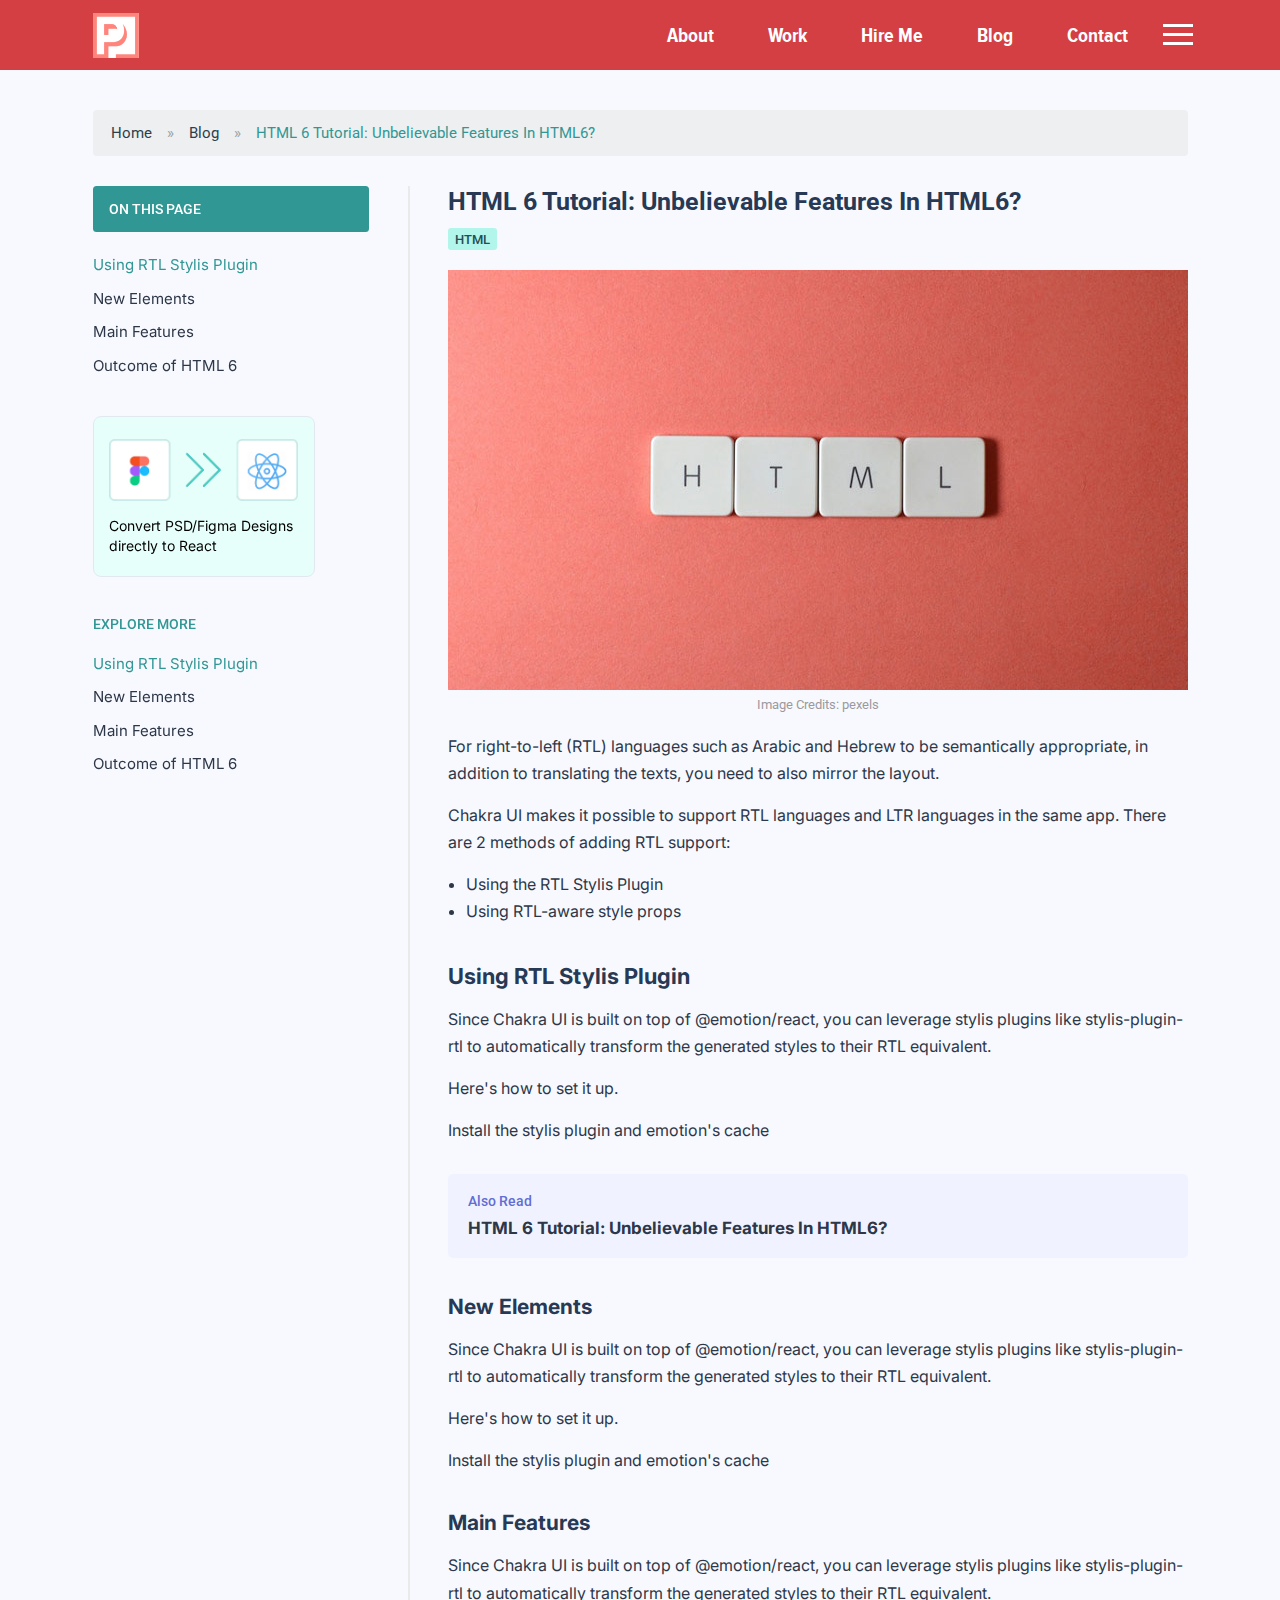
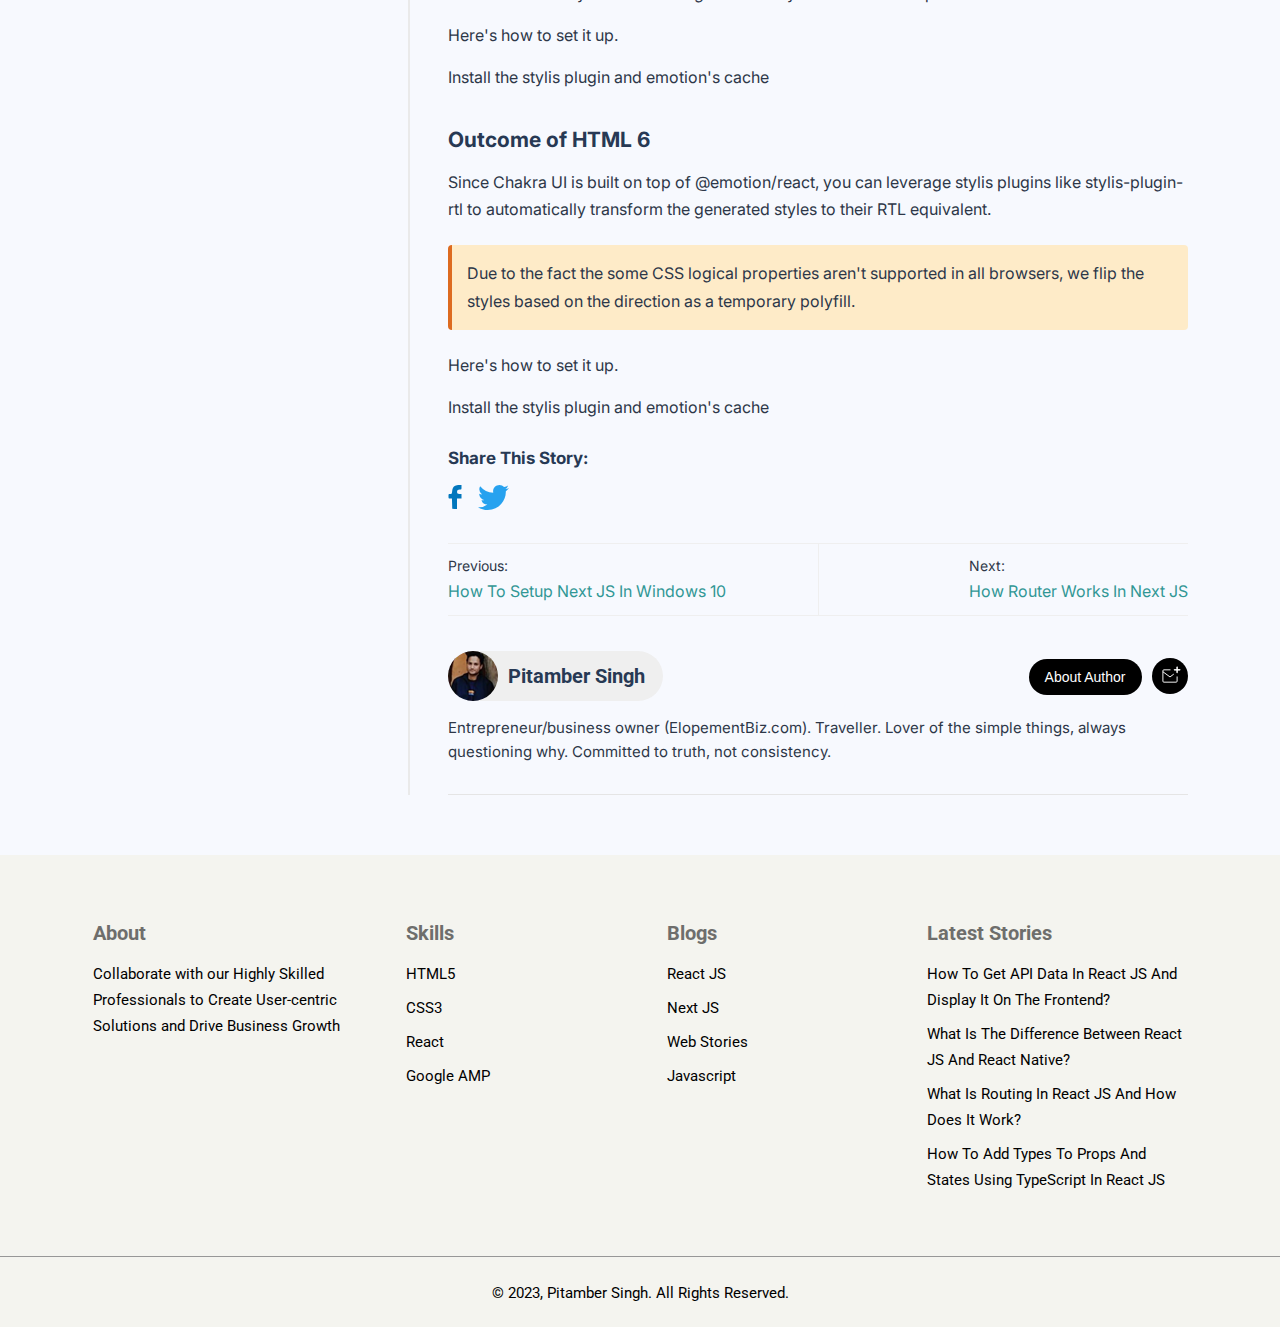
<file: blog-detail.html>
<!DOCTYPE html>
<html lang="en-US">
<head>
<meta charset="UTF-8">
<meta name="viewport" content="width=device-width, initial-scale=1">
<title>Pitamber</title>
<link rel="preconnect" href="https://fonts.googleapis.com">
<link rel="preconnect" href="https://fonts.gstatic.com" crossorigin>
<link href="https://fonts.googleapis.com/css2?family=Roboto:wght@300;400;500;700;900&display=swap" rel="stylesheet">

<link rel="preconnect" href="https://fonts.googleapis.com">
<link rel="preconnect" href="https://fonts.gstatic.com" crossorigin>
<link href="https://fonts.googleapis.com/css2?family=Inter:wght@300;400;700&display=swap" rel="stylesheet">

<!-- <link rel="icon" href="http://localhost/ginerwucherer/wp-content/themes/giner/images/favicon.png" type="image/png" sizes="16x16"> -->
<!-- HTML5 Shim and Respond.js IE8 support of HTML5 elements and media queries -->
<!-- WARNING: Respond.js doesn't work if you view the page via file:// -->
<!--[if lt IE 9]>
<script src="https://oss.maxcdn.com/html5shiv/3.7.2/html5shiv.min.js"></script>
<script src="https://oss.maxcdn.com/respond/1.4.2/respond.min.js"></script>
<![endif]-->

<!--[if lte IE 7]> <html class="ie7"> <![endif]-->
<!--[if IE 8]>     <html class="ie8"> <![endif]-->
<!--[if IE 9]>     <html class="ie9"> <![endif]--> 
<!--[if !IE]><!--><script>
if (/*@cc_on!@*/false) {document.documentElement.className+='ie10';}
</script><!--<![endif]-->
<script>(function(html){html.className = html.className.replace(/\bno-js\b/,'js')})(document.documentElement);</script>
<title>Healthline: Medical information and health advice you can trust</title>
<link rel='stylesheet' href='css/style.css' type='text/css' />
</head>
<body class="blogBody">
<header class="header">
	<div class="container">
		<a class="logo" href="#"></a>
		<ul>
			<li><a href="about.html">About</a></li>
			<li><a href="work.html">Work</a></li>
			<li><a href="hire.html">Hire Me</a></li>
			<li><a href="blog.html">Blog</a></li>
			<li><a href="contact.html">Contact</a></li>
		</ul>
		<div id="hamburger">
			<span></span>
			<span></span>
			<span></span>
			<span></span>
		</div>		
	</div>
</header>

<style>
.blogBody{background:#f7f9fe}	
.blogPage{margin:40px 0 60px;}
.blogPage .containerBlogDetail{display:flex; justify-content:space-between; padding-top:5px}
.blogLeft{width:67.5%; order:2}
.catName{color:#234e52; line-height:normal; font-weight:500; display:inline-block; vertical-align:top; background:#b2f5ea; padding:4px 7px 3px; border-radius:3px; font-size:13px; margin:0 0 20px 0}
.blogLeft h1{margin:0 0 10px 0; color:#273954; font-size:25px; line-height:32px}
.blogLeft h2{margin:35px 0 15px; color:#273954; font-size:22px; line-height:30px}
.blogLeft h3{margin:35px 0 15px; color:#273954; font-size:21px; line-height:28px}
.blogLeft h4{margin:0 0 15px; color:#273954; font-size:17px; line-height:24px}
figure{margin:0 0 15px 0}
figure figcaption{text-align:center; font-size:13px; color:#9c999e; padding:2px 0 0 0}
.entryContent blockquote{background:#feebc8; margin:22px 0; border-radius:4px; border-left:4px solid #dd6b20; padding:15px}
.entryContent blockquote p{margin:0}
.entryContent{line-height:1.7; font-family:'Inter', sans-serif; font-size:16px; color:#2d3748}
.entryContent ul{margin:0 0 15px; padding:0 0 0 18px;}
.entryContent ul li{line-height:1.7; font-size:16px; color:#2d3748}
.entryContent p{line-height:1.7; margin:0 0 15px}
.entryContent .alsoRead span{color:#626ed3; font-family:'Roboto', sans-serif; font-weight:500; font-size:14px; line-height:14px; display:inline-block; vertical-align:top}
.entryContent .alsoRead{background:#f0f3ff; padding:20px 20px 17px; border-radius:5px; margin:30px 0 0 0}
.entryContent .alsoRead p{margin:-6px 0 0 0; font-weight:700; font-size:17px; line-height:25px}
.entryContent .alsoRead p a{color:#2d3748}

.authorBio{border-bottom:1px solid #e5e5e5; padding:0 0 20px 0; margin:35px 0 0;}
.authorBio h4{margin:0; color:#273954; font-size:20px; line-height:30px; position:relative;}
.authorBio p{line-height: 1.6; font-family:'Inter', sans-serif; font-size:15px; color:#2d3748}
.authorHead{margin:0 0 15px 0; position:relative; color:#273954; font-size:20px; line-height:30px; font-weight:700}
.authorHead span{display:flex; align-items:center; background:#efefef; max-width:215px; border-radius:50px 50px 50px 50px}
.authorHead span img{border-radius:50%; margin:0 10px 0 0; display:inline-block; vertical-align:top}
.authorMail{border-radius:50%; background:#000; display:flex; align-items:center; justify-content:center; width:36px; height:36px; position:absolute; top:7px; right:0}
.moreTuts{background:#000; color:#fff; padding:10px 16px; line-height:normal; font-size:14px; font-family:'Arial'; font-weight:400; border-radius:20px;   position:absolute; top:8px; right:46px}
/*.aboutAuthor{background:#000; color:#fff; padding:8px 16px; line-height:normal; font-size:14px; font-family:'Arial'; font-weight:400; border-radius:20px; display:inline-block; vertical-align:top; margin:5px 0 0 0}*/
/*.aboutAuthor{display:inline-block; vertical-align:top; line-height:normal; padding: 5px 15px; border-radius:20px; background:#319795; color:#fff; font-size:14px;}*/

#sidebar{width:29%; margin:0 0 0 0; border-right:2px solid #eaeaea; padding:0 39px 0 0; position:sticky; position:-webkit-sticky; top:0; left:0; z-index:1; top:70px}
.widgetAside{padding:0; margin:0 0 30px 0;}
.widgetAside h3{margin:0 0 20px 0; color:#fff; font-size:14px; line-height:46px; font-weight:500; text-transform:uppercase; background:#319795; border-radius:0.25em; padding:0 1.2em}
.widgetAside.widgetAsideDefault h3{background:none; padding:0; line-height:14px; color:#319795;}
.widgetAside ul{list-style:none; margin:0; padding:0;}
.widgetAside ul li{padding:0 0 8px 0; position:relative; color:#2d3748; line-height:1.7; font-family:'Inter', sans-serif; font-size:15px;}
.widgetAside ul li a{display:inline-block; vertical-align:top; color:#2d3748; position:relative;}
.widgetAside ul li a.active{color:#319795;}
.sidebarCustomAd{max-width:222px;  margin:0 0 40px 0; display:flex; align-items:center; border:1px solid #e2e8f0; background:#e6fffa; border-radius:8px; padding:22px 15px 20px}
.sidebarCustomAd span img{max-width:190px}
.sidebarCustomAd p{margin:15px 0 0 0; font-size:14px; line-height:20px; font-family:'Inter', sans-serif;}
.shareYouLove{margin:25px 0 0 0}
.shareYouLove ul{list-style:none; margin:0; padding:0;}
.shareYouLove ul li{display:inline-block; vertical-align:top; margin: 0 12px 0 0;}
.articleNav{display:flex; justify-content: space-between; position:relative; border-top:1px solid #efefef; border-bottom:1px solid #efefef; padding:10px 0; margin:25px 0 0 0}
.articleNav:before{width:1px; height:100%; top:0; position:absolute; left:50%; content:""; background:#efefef}
.articleNav small{display:block; font-size:14px}
.articleNav span a{display:block; color:#319795}


@media(max-width:767px){
.blogPage{margin:25px 0 40px}
.blogPage .containerBlogDetail{flex-wrap:wrap;}
.blogLeft{width: 100%}
.blogLeft h1{font-size:22px;}
.articleNav{display:block;}
.articleNav:before{display:none;}
.articleNav span{font-size:15px}
.articleNav div:last-child{margin:10px 0 0 0;}
.authorHead span{background:none; font-size:0}
#sidebar{width: 100%; margin:20px 0 0 0; display:none; border:none; padding:0}

}
</style>
<section class="blogPage">
	<div class="container">
		<nav>
			<ol class="cd-breadcrumb">
				<li><a href="#0">Home</a></li>
				<li><a href="#0">Blog</a></li>
				<li class="current"><em>HTML 6 Tutorial: Unbelievable Features In HTML6?</em></li>
			</ol>
		</nav>
	</div>
	<div class="container containerBlogDetail">
		<div class="blogLeft">
			<h1>HTML 6 Tutorial: Unbelievable Features In HTML6?</h1>
			<span class="catName">HTML</span>
			<figure>
				<img src="images/html6.jpg" alt="HTML 6 Tutorial" width="770" height="420" />
				<figcaption>Image Credits: pexels</figcaption>
			</figure>
			<div class="entryContent">
				<p>For right-to-left (RTL) languages such as Arabic and Hebrew to be semantically appropriate, in addition to translating the texts, you need to also mirror the layout.</p>

				<p>Chakra UI makes it possible to support RTL languages and LTR languages in the same app. There are 2 methods of adding RTL support:</p>

				<ul>
					<li>Using the RTL Stylis Plugin</li>
					<li>Using RTL-aware style props</li>
				</ul>

				<h2>Using RTL Stylis Plugin</h2>
				<p>Since Chakra UI is built on top of @emotion/react, you can leverage stylis plugins like stylis-plugin-rtl to automatically transform the generated styles to their RTL equivalent.</p>

				<p>Here's how to set it up.</p>

				<p>Install the stylis plugin and emotion's cache</p>

				<div class="alsoRead">
					<span>Also Read</span>
					<p><a href="">HTML 6 Tutorial: Unbelievable Features In HTML6?</a></p>
				</div>

				<h3>New Elements</h3>
				<p>Since Chakra UI is built on top of @emotion/react, you can leverage stylis plugins like stylis-plugin-rtl to automatically transform the generated styles to their RTL equivalent.</p>

				<p>Here's how to set it up.</p>

				<p>Install the stylis plugin and emotion's cache</p>

				<h3>Main Features</h3>
				<p>Since Chakra UI is built on top of @emotion/react, you can leverage stylis plugins like stylis-plugin-rtl to automatically transform the generated styles to their RTL equivalent.</p>

				<p>Here's how to set it up.</p>

				<p>Install the stylis plugin and emotion's cache</p>

				<h3>Outcome of HTML 6</h3>
				<p>Since Chakra UI is built on top of @emotion/react, you can leverage stylis plugins like stylis-plugin-rtl to automatically transform the generated styles to their RTL equivalent.</p>

				<blockquote>
					<p>Due to the fact the some CSS logical properties aren't supported in all browsers, we flip the styles based on the direction as a temporary polyfill.</p>
				</blockquote>						

				<p>Here's how to set it up.</p>

				<p>Install the stylis plugin and emotion's cache</p>								

				<div class="shareYouLove">
					<h4>Share This Story:</h4>
					<ul>
						<li><a href="#"><span><svg width="14" height="24" fill="#0277bd" viewBox="0 0 28 48"><path d="M14.5 1.5c-4.1 2-5.6 4.7-6.2 11.1-.6 5.3-.6 5.4-3.9 5.4C1 18 1 18.1 1 22.5 1 27 1 27 4.5 27h3.4l.3 10.2.3 10.3 4.8.3 4.7.3V37.6 27h4.5H27v-4.4-4.5l-4.2-.3c-3.9-.3-4.3-.6-4.6-3.1-.5-3.8 1.4-5.7 5.4-5.7C27 9 27 8.9 27 4.5V0h-4.7c-2.7 0-6.2.7-7.8 1.5z"/></svg></span></a></li>
						<li><a href="#"><span><svg width="31" height="25"><path fill="#27a2ef" d="M31 2.96a13.328 13.328 0 0 1-3.662.996A6.281 6.281 0 0 0 30.134.469a12.759 12.759 0 0 1-4.03 1.527A6.39 6.39 0 0 0 21.462 0c-3.519 0-6.351 2.835-6.351 6.31 0 .5.042.98.147 1.438a18.034 18.034 0 0 1-13.1-6.598 6.315 6.315 0 0 0-.87 3.188 6.305 6.305 0 0 0 2.823 5.243 6.312 6.312 0 0 1-2.871-.777v.07c0 3.064 2.203 5.61 5.092 6.197a6.388 6.388 0 0 1-1.667.208 5.66 5.66 0 0 1-1.203-.108 6.41 6.41 0 0 0 5.939 4.394 12.83 12.83 0 0 1-7.88 2.69C1 22.256.5 22.234 0 22.17 2.815 23.971 6.152 25 9.75 25c11.694 0 18.088-9.615 18.088-17.95 0-.279-.01-.548-.023-.815A12.627 12.627 0 0 0 31 2.96z"/></svg></span></a></li>
					</ul>
				</div>

				<div class="articleNav">
					<div>
						<small>Previous:</small>
						<span><a href="#">How To Setup Next JS In Windows 10</a></span>
					</div>
					<div>
						<small>Next:</small>
						<span><a href="#">How Router Works In Next JS</a></span>
					</div>					
				</div>
			</div>

			<div class="authorBio">
				<div class="authorHead">
					<span>
						<img src="images/pitambersingh.png" alt="Pitamber Singh" width="50" height="50" />
						Pitamber Singh
					</span>
					<a class="authorMail" href="mailto:pitambersingh729@gmail.com"><svg width="38" height="38" viewBox="0 0 38 38" fill="none" stroke="#fff"><rect x="26.25" y="9.25" width="0.5" height="6.5" rx="0.25"></rect><rect x="29.75" y="12.25" width="0.5" height="6.5" rx="0.25" transform="rotate(90 29.75 12.25)"></rect><path d="M19.5 12.5h-7a1 1 0 0 0-1 1v11a1 1 0 0 0 1 1h13a1 1 0 0 0 1-1v-5"></path><path d="M11.5 14.5L19 20l4-3"></path></svg></a><a href="pitambersingh.html" class="moreTuts" href="#">About Author</a>
				</div>
				<p>Entrepreneur/business owner (ElopementBiz.com). Traveller. Lover of the simple things, always questioning why. Committed to truth, not consistency.</p>
				<!-- <a class="aboutAuthor" href="#">About Author</a> -->
			</div>			
		</div>
		<aside id="sidebar">
			<div class="widgetAside">
				<h3>On This Page</h3>
				<ul>
				  <li><a class="active" href="#">Using RTL Stylis Plugin</a></li>
				  <li><a href="#">New Elements</a></li>
				  <li><a href="#">Main Features</a></li>
				  <li><a href="#">Outcome of HTML 6</a></li>
				</ul>
			</div>

			<div class="sidebarCustomAd">
				<span><img src="images/adImage.png" alt="PSD/Figma Designs to React" />
				<p>Convert PSD/Figma Designs <br />directly to React</p>
			</div>

			<div class="widgetAside widgetAsideDefault">
				<h3>Explore More</h3>
				<ul>
				  <li><a class="active" href="#">Using RTL Stylis Plugin</a></li>
				  <li><a href="#">New Elements</a></li>
				  <li><a href="#">Main Features</a></li>
				  <li><a href="#">Outcome of HTML 6</a></li>
				</ul>
			</div>			
		</aside>
	</div>
</section>


<footer class="footer">
	<div class="container">
		<div class="widgetBlock">
			<h4>About</h4>
			<p>Collaborate with our Highly Skilled Professionals to Create User-centric Solutions and Drive Business Growth</p>
		</div>
		<div class="widgetBlock">
			<h4>Skills</h4>
			<ul>
				<li><a href="#">HTML5</a></li>
				<li><a href="#">CSS3</a></li>
				<li><a href="#">React</a></li>
				<li><a href="#">Google AMP</a></li>
			</ul>
		</div>	
		<div class="widgetBlock">
			<h4>Blogs</h4>
			<ul>
				<li><a href="#">React JS</a></li>
				<li><a href="#">Next JS</a></li>
				<li><a href="#">Web Stories</a></li>
				<li><a href="#">Javascript</a></li>
			</ul>
		</div>
		<div class="widgetBlock">
			<h4>Latest Stories</h4>
			<ul>
				<li><a href="#">How To Get API Data In React JS And Display It On The Frontend?</a></li>
				<li><a href="#">What Is The Difference Between React JS And React Native?</a></li>
				<li><a href="#">What Is Routing In React JS And How Does It Work?</a></li>
				<li><a href="#">How To Add Types To Props And States Using TypeScript In React JS</a></li>
			</ul>
		</div>
	</div>
	<p class="copyright">&#169; 2023, Pitamber Singh. All Rights Reserved.</p>
</footer>

<div class="menuModal">
	<div class="menuModalIn">
		<span class="menuModalClose"></span>
		<div class="menuBlock">
			<nav>
				<ul>
					<li><a href="#">Work</a></li>
					<li><a href="#">Services</a></li>
					<li><a href="#">Contact Us</a></li>
					<li><a href="#">About Us</a></li>
					<li><a href="#">B2B Partnership</a></li>
					<li><a href="#">Work With Us</a></li>
				</ul>
			</nav>
		</div>
		<div class="visionBlock">
			<div class="visionInfo">
				<h3>Have a vision?</h3>
				<p>Let us bring it to life!</p>
				<a href="" class="button">Start A Project</a>
			</div>
			<div class="visionInfo">
				<h3>Need The Best Freelancer?</h3>
				<p>Get your projects done on time and withing budget</p>
				<a href="" class="button">Hire A Skill</a>
			</div>
		</div>
	</div>
</div>
</body>
</html>
</file>
<file: css/style.css>
html, body, div, span, applet, object, iframe,
h1, h2, h3, h4, h5, h6, p, blockquote, pre,
a, abbr, acronym, address, big, cite, code,
del, dfn, em, img, ins, kbd, q, s, samp,
small, strike, strong, sub, sup, tt, var,
b, u, i, center,
dl, dt, dd, ol, ul, li,
fieldset, form, label, legend,
table, caption, tbody, tfoot, thead, tr, th, td,
article, aside, canvas, details, embed, 
figure, figcaption, footer, header, hgroup, 
menu, nav, output, ruby, section, summary,
time, mark, audio, video {margin: 0; padding: 0; border: 0; font-size: 100%; font: inherit; vertical-align: baseline;}
article, aside, details, figcaption, figure, 
footer, header, hgroup, menu, nav, section {display: block;}
blockquote, q {quotes: none;}
blockquote:before, blockquote:after,
q:before, q:after {content: ''; content: none;}
table {border-collapse: collapse; border-spacing: 0;}
html{-webkit-box-sizing: border-box; -moz-box-sizing: border-box; box-sizing: border-box;}
*, *:before, *:after{-webkit-box-sizing: inherit; -moz-box-sizing: inherit; box-sizing: inherit;}
em{font-style: italic;}

@font-face{
  font-family:'proxima_nova_condensedregular';
  src:url('./proxima-nova-condensed-webfont.woff2') format('woff2'),
  url('./proxima-nova-condensed-webfont.woff') format('woff');
  font-weight:normal;
  font-style:normal;
}
@font-face {
  font-family:'proxima_nova_condensedbold';
  src:url('./proxima-nova-cond-bold-webfont.woff2') format('woff2'),
  url('./proxima-nova-cond-bold-webfont.woff') format('woff');
  font-weight:normal;
  font-style:normal;
}
body{margin:0; padding:0; font-size:15px; line-height:26px; /*color:#5c5c5c;*/ -webkit-font-smoothing:antialiased; -webkit-text-size-adjust:none; -webkit-tap-highlight-color:transparent; font-weight:400; background:#fefefe; overflow-x:hidden; color:#000000; font-family:'Roboto', sans-serif; /*font-family:'proxima_nova_condensedregular';*/}
img{border:0; max-width:100%; height:auto; display:inline-block; vertical-align:top;}
:focus {outline:0;}
::-moz-focus-inner {border:0;}
strong{font-weight: 700;}
a{outline:none; text-decoration:none; -webkit-tap-highlight-color: rgba(0,0,0,0); transition: all ease 0.4s; -webkit-transition: all ease 0.4s;}
strong{font-weight:700;}
textarea,
select,
input[type="text"],
input[type="button"],
input[type="search"],
input[type="password"],
input[type="email"],
input[type="reset"],
input[type="submit"]{-webkit-appearance:none; border-radius: none;}
textarea{overflow: hidden; resize: none;}
::-webkit-input-placeholder{color:#000; opacity:1;}

select option{color: #000;}
select::-ms-expand {display: none;}
select:focus::-ms-value{background: none; color:#000}
h1,h2,h3,h4,h5,h6{margin:10px 0 15px; padding:0; clear: both; font-weight:700;}
h1{font-size:36px;}
h2{font-size:30px;}
h3{font-size:24px;}
h4{font-size:22px;}
h5{font-size:20px;}
h6{font-size:18px;}
p{margin:0 0 10px;}
.container{padding:0 15px; max-width:1125px; margin:0 auto; position:relative;}
.button{text-align:center; display:inline-block; vertical-align:top; background:#d4403f; color:#fff; font-family: 'Roboto', sans-serif; font-weight:300; border:none; line-height:inherit; font-size:18px; padding:18px 55px; cursor:pointer; transition:all ease .3s; position:relative; z-index:1}
.button:before{width:0; left:0; top:0; height:100%; position:absolute; content:""; transition:all ease .3s; background:#e8005e; z-index:-1}
.button:hover:before{width:100%}
.button1{text-align:center; display:inline-block; vertical-align:top; background:#fff; color:#222; font-family: 'Roboto', sans-serif; font-weight:300; border:2px solid #7f7f7f; line-height:inherit; font-size:18px; padding:16px 55px; cursor:pointer; transition:all ease .3s; position:relative; z-index:1; margin:0 0 0 5px}
.button1:hover{color:#fff;}
.button1:before{width:0; left:0; top:0; height:100%; position:absolute; content:""; transition:all ease .3s; background:#7f7f7f; z-index:-1}
.button1:hover:before{width:100%}
.heading{font-size:36px; font-weight:400; margin:0 0 40px 0; padding:0 0 19px 0; position:relative;}
.heading span{border-bottom: 1px solid #d33f42; padding: 0 0 10px 0}
.heading.heading1{color:#fff;}
.try-arrow {position: absolute; left: -66px; transform: rotate(47deg); top:63px}


.menuModal{position:fixed; top:0; left:0; height:100%; width:100%; background:#fff; display: none;}
.menuModalIn{display:flex;}
.menuBlock{width:40%; background:#d33f42; padding:0 0 0 90px}
.visionBlock{width:60%; background:#fff; padding:0 0 0 90px}

/*=======================Header=======================*/
.header{background:#d33f42; position:sticky; position:-webkit-sticky; top:0; left:0; width:100%; z-index:2;}
.header .container{display: flex; justify-content: space-between;}
.logo{display:inline-block; vertical-align: top; width:46px; margin:13px 0 0 0; background: url(../images/logo.png) no-repeat; background-size: 100% auto;}
.header ul{list-style:none; margin:0; padding:0 35px 0 0; display:inline-block; vertical-align:top}
.header ul li{display:inline-block; vertical-align: top;}
.header ul li a{display: block; font-size: 20px; line-height: 28px; padding: 21px 25px; color: #fff; font-family:'proxima_nova_condensedbold';}
.header ul li a:hover{color: #fcba44;}
#hamburger{width:40px; height:22px; position:absolute; right:0; top:50%; margin:-11px 0 0 0; transform:rotate(0deg); transition:.5s ease-in-out; cursor:pointer; z-index:2}
#hamburger span{display:block; position:absolute; height:3px; width:calc(100% - 10px); background:#fff; border-radius:0; opacity:1; left:0; transform: rotate(0deg); transition:.25s ease-in-out}
#hamburger-bun:hover #hamburger span,
#hamburger-bun.active #hamburger span{background:#000}
#hamburger span:nth-child(1){top:0;}
#hamburger span:nth-child(2),
#hamburger span:nth-child(3){top:9px;}
#hamburger span:nth-child(4){top:18px;}
#hamburger.open span:nth-child(1){top:18px; width:0%; left:50%}
#hamburger.open span:nth-child(2){transform:rotate(45deg)}
#hamburger.open span:nth-child(3){transform:rotate(-45deg)}
#hamburger.open span:nth-child(4){top:18px; width:0%; left:50%}

.cd-breadcrumb{margin:0 0 25px 0;padding:0 1.2em; background-color: #edeff0; border-radius: .25em;}
.cd-breadcrumb::after{clear: both; content: ""; display: table;}
.cd-breadcrumb li{display:inline-block; float:left;}
.cd-breadcrumb li::after{display:inline-block; content:'\00bb'; margin:0 .6em; color:#959fa5;}
.cd-breadcrumb li:last-of-type::after{display: none;}
.cd-breadcrumb li > *{display: inline-block; color: #2c3f4c; padding:10px 0;}
.cd-breadcrumb li.current > *{color:#319795; font-style: normal;}
.no-touch .cd-breadcrumb a:hover{color: #96c03d;}
.cd-breadcrumb.custom-separator li::after{content: ''; height: 16px; width: 16px; background: url(https://codyhouse.co/demo/breadcrumbs-multi-steps-indicator/img/cd-custom-separator.svg) no-repeat center center; vertical-align: middle;}
.cd-breadcrumb.custom-icons li > *::before{content: ''; display: inline-block; height: 20px; width: 20px; margin-right: .4em; margin-top: -2px; background: url(https://codyhouse.co/demo/breadcrumbs-multi-steps-indicator/img/cd-custom-icons-01.svg) no-repeat 0 0; vertical-align: middle;}
@media only screen and (min-width:768px) {
  .cd-breadcrumb li::after{margin:0 1em;}
}

.heroPage{padding:0 0 60px;}
.heroBanner{text-align:center; padding:100px 0}
.heroBanner h1{margin:0 0 25px 0; font-size:70px; line-height:59px; color:#d33f42}
.heroBanner h2{margin:0; padding:0 0 35px 0; font-size:50px; line-height:40px; color:#222222; position:relative;}
.heroBanner h2:after{content:""; position:absolute; bottom:0; left:50%; margin:0 0 0 -61.5px; width:113px; height:7px; background:#d33f42}
.heroBanner p{color:#0d0d0d; font-size:22px; line-height:32px; font-weight:300; margin:29px 0}

.webVitalsNumber{text-align:center; border-top:1px solid #979797; padding:50px 0 70px 0}
.webVitalsNumber h3{ margin:0; color:#0d0d0d; font-size:26px; line-height:32px; font-weight:300;}
.webVitalsNumber h3 span{position:relative;padding:0 0 15px 0; }
.webVitalsNumber h3 span:before{content:""; background:#d33f42; width:100%; height:2px; position:absolute; bottom:0; left:0}
.webVitalsNumber ul{list-style:none; margin:45px 0 0 0; padding:0}
.webVitalsNumber p{font-size:48px; color:#656565; font-weight:700; line-height:40px; margin:0; display:inline-block; vertical-align:top; border-bottom:2px solid #cbcbcb; padding:20px 20px 20px 20px}
.webVitalsNumber p small{color:#d33f42; font-weight:700; font-size:48px;}
.webVitalsNumber ul li:last-child p{border-bottom:none; padding-bottom:0}

.workSamples{background:#080807; padding:70px 0;}
.workSamplesList{list-style:none; margin:0 0 35px 0; display:flex; justify-content:space-between; padding:8px 10px; background:#0c9b65; border-radius:15px;}
.workSamplesList li{display:inline-block; vertical-align:top; cursor:pointer; border-radius:15px; font-size: 16px; font-weight:400; padding:10px 20px}
.workSamplesList li.active{background:#000; color:#fff}
.workSamplesIn{display:flex; justify-content:center; align-items:center;}
.workSamples  .projectImage img{border-radius:10px}
.workSamples .projectDescriptions{max-width:550px; padding:0 0 0 50px}
.workSamples .projectDescriptions h3{font-size:54px; font-weight:500; color:#fff; margin:0 0 20px 0; line-height:50px;}
.workSamples .projectDescriptions h3 span{color:#0c9b65;}
.workSamples .projectDescriptions p{font-size:20px; line-height:31px; color:#fff; font-weight:300}
.workSamples .projectDescriptions .viewProject{background:#ffffff; border-radius:8px; line-height:normal; text-align:center; color:#191919; padding:16px 48px; display:inline-block; vertical-align:top; margin:10px 0 0 0; font-size:17px;}


.storiesListing{}
.storiesListingIn{display:grid; flex:1 1 calc(100% - 325px); grid-gap:25px; margin:50px 0 40px 0; grid-template-columns: repeat(auto-fill, minmax(275px, 1fr))}
.storiesListing article.fullStory{display:flex;}
.storiesListing article.fullStory .articleLogo{width:40%; order:2}
.storiesListing article.fullStory .articleCont{width:60%; padding:0 60px 0 0}
.storiesListing article.fullStory h4{font-size:34px; line-height:44px;}
.storiesListing article.fullStory p{font-size:19px; line-height:29px; font-weight:300; margin:10px 0 0 0}

.storiesListing article{margin:0 0 20px 0;}
.storiesListing article img{box-shadow:2px 2px 10px 2px rgb(0 0 0 / 15%); border-radius:10px; transform: translate3d(0,0,0); transition:all ease .3s; width:100%;}
.storiesListing article:hover img{transform:scale(.8); box-shadow:0 20px 25px rgb(0 0 0 / 25%);}
.storiesListing article span{margin:20px 0 0 0; font-size:14px; line-height:14px; color:#191919; display:inline-block; vertical-align:top;}
.storiesListing article span a{font-weight:600; color:#6359A6;} 
.storiesListing article h4{margin:8px 0 0 0; font-size:22px; font-weight:700; line-height:32px;}
.storiesListing article h4 a{color:#000;}
.storiesListing article h5{margin:12px 0 0 0; font-size:14px; line-height:14px; color:#191919;}
.storiesListing article h5 a{color:#000; opacity:.6;}
.articleCont p{display:-webkit-box; overflow:hidden; -webkit-line-clamp:3; -webkit-box-orient:vertical;}

/*.listingPage {margin:40px 0 90px; display:flex;}
.listingPage .storiesListing{width:100%; padding:0 5%;}
.listingPage .storiesListingIn{grid-gap:2%; grid-template-columns:repeat(auto-fill, minmax(23%, 1fr));}*/
.technologiesUsed{padding:12px 0 0 0; text-align:right; display:flex; justify-content:space-between;}
.technologiesUsed h3{display:inline-block; margin:0; font-size:16px; font-weight:400}
.technologiesUsed small{display:inline-block; vertical-align:top; line-height:22px; font-size:12px; padding:0 4px; color:#ce6644; border:1px solid #ce6644; border-radius:4px; margin:0 0 0 6px;}

.hirePage{margin:40px 0 0}
.hirePage .container{display:flex; flex-wrap:wrap;}
.hireBlock{width:65%}
.hirePage h1{color:#0d0d0d; font-size:72px; line-height: 80px; position:relative; margin:0; padding:0 0 22px 0}
.hirePage h1:before{content:""; left:0; bottom:0; width:113px; height:9px; background:#d33f42; position:absolute;}
.hirePage h2{color:#0d0d0d; font-size:22px; line-height:32px; font-weight:300; margin:29px 0 0 0}
.hirePage h3{color:#0d0d0d; font-size:29px; line-height:32px; margin:0}
.findASkill{background:#f2f2f2; padding:30px; margin:30px 0 0 0}
.findASkill ul{list-style:none; margin:0; padding:0; display:flex; flex-wrap:wrap;}
.findASkill ul li{background:#fff; width:49%; margin:2% 2% 0 0; padding:15px; border-radius:5px;}
.findASkill ul li:nth-child(2n+2){margin:2% 0 0 0;}
.findASkill h4{color:#0d0d0d; font-size:22px; line-height:26px; font-weight:700; margin:0}
.findASkill p{color:#0d0d0d; font-weight:300; font-size:16px; margin:8px 0 0 0;}
.shareSkill{padding:45px 150px 39px 0}
.shareSkill h3{font-size:30px; line-height:36px; margin:0}
.shareSkill h3 span{color:#d33f42}
.shareSkill p{font-size:18px; line-height:26px; font-weight:400; margin:8px 0 0 0;}

#hireSidebar{border:1px solid #e0e0e0; width:35%; padding:31px}
#hireSidebar h3{color:#0d0d0d; font-size:29px; line-height:32px; margin:0}
.formGroup{margin:20px 0 0 0}
#hireSidebar label{color:#0d0d0d; font-size:18px; line-height:26px; font-weight:400; margin:0 0 10px 0; display:block}
#hireSidebar input[type="text"]{background:#f2f2f2; height:54px; border:none; padding:0 30px; color:#0d0d0d; font-size:16px; letter-spacing:.5px; font-family: 'Roboto', sans-serif; width:100%}
::-webkit-input-placeholder {color:#c1c1c1; opacity:1}
#hireSidebar span{display:block; font-size: 12px; line-height:12px; margin:50px 0 0 0; color:#868686; letter-spacing:.2px}
#hireSidebar .button{margin:25px 0 0 0}

.contactPage{margin:40px 0 0 0;}
.contactTop{text-align:center; margin:40px 0 0 0}
.contactTop h1{position:relative; font-size:76px; line-height:86px; margin:0; padding:0 0 26px 0}
.contactTop h1:after{content:""; position:absolute; bottom:0; left:50%; margin:0 0 0 -61.5px; width:113px; height:9px; background:#d33f42}
.contactTop h2{color:#0d0d0d; font-size:23px; line-height:32px; font-weight:300; margin:29px 0 0 0}
.contactBlocks{background:#f4f4ef; padding:55px 0 40px; margin:45px 0}
.contactBlocks ul{list-style:none; margin:0; padding:0; display:flex; flex-wrap:wrap;}
.contactBlocks ul li{width:32%; float:left; margin:0 2% 15px 0; background:#fff; padding:25px;}
.contactBlocks ul li:last-child{margin:0 0 15px 0}
.contactBlocks ul li h3{font-size:21px; line-height:30px; padding:0 60px 0 0}
.contactBlocks ul li h4{margin-bottom:0; color:#d33f42; font-size:25px}
.contactBlocks ul li h4 a{color:#d33f42}
.formContactJustify{display:flex; justify-content:space-between;}
.formContactJustify .formGroup{margin:20px 15px 0 0; width:100%}
.formContactJustify .formGroup:last-child{margin:20px 0 0 0}
.textField{background:#f2f2f2; height:54px; border:none; padding:0 30px; color:#0d0d0d; font-size:16px; letter-spacing:.5px; font-family: 'Roboto', sans-serif; width:100%}
.textAreaField{background:#f2f2f2; height:54px; border:none; padding:15px 30px; height: 260px; color:#0d0d0d; font-size:16px; letter-spacing:.5px; font-family: 'Roboto', sans-serif; width:100%}
.textField::-webkit-input-placeholder,.textAreaField::-webkit-input-placeholder {color:#000; opacity:1; overflow:hidden; resize:none;}
.contactPage form span{display:block; font-size:22px; font-weight:700; line-height:32px; margin:50px 0 0 0; color:#000;}
.contactPage form .button{margin:25px 0 0 0}

.footer{background:#f4f4ef; padding:35px 0 0 0}
.footer .container{display:flex;}
.widgetBlock{width:25%; padding:30px 0 0 0}
.widgetBlock:first-child{width:30%; padding:30px 20px 0 0}
.widgetBlock h4{color:#6e6e6c; font-size:20px; margin-top:0}
.widgetBlock ul{list-style:none; margin:0; padding:0}
.widgetBlock ul li{display:block; margin:0 0 8px}
.widgetBlock ul li a{display:block; color:#000}
.copyright{text-align:center; border-top:1px solid #979797; padding:23px 0 21px; margin:55px 0 0 0}

@media(max-width:767px){
.logo{margin:10px 0; height:37px; width:38px}
#hamburger{right:15px}
.header{margin:0}
.header ul{padding:0; position:fixed; top:0; left:0; height:100%; width:100%; z-index:1; background:#d33f42; display:flex; justify-content:center; align-items:center; flex-direction:column; opacity:0; visibility:hidden;}
.header ul li{width:100%; text-align:center;}
.header ul li a{font-size:24px; line-height:30px; padding:20px 0}

.cd-breadcrumb{padding:5px 15px; margin:0 0 15px; text-overflow:ellipsis; overflow:hidden; white-space:nowrap}
.cd-breadcrumb li{display:inline; float:none; font-size:14px}
.cd-breadcrumb li > *{display:inline; font-size:14px; padding:5px 0}

.heading{font-size:28px; margin:0 0 25px 0}
.heroPage{padding:0;}
.heroBanner{height:100vh; display:flex; align-items:center; flex-direction:column; justify-content:center; padding:0}
.heroBanner h1{margin:0 0 10px 0; font-size:35px; line-height:40px}
.heroBanner h2{margin:0; padding:0 20px 15px 20px; font-size:25px; line-height:33px}
.heroBanner h2:after{height:3px}
.heroBanner p{font-size:18px; line-height:28px; margin:22px 0; padding:0 10px}
.heroBanner p br{display:none}
.webVitalsNumber{padding:25px 0 45px}
.webVitalsNumber h3{font-size:20px; line-height:36px}
.webVitalsNumber h3 span{padding:0 0 6px 0}
.webVitalsNumber h3 span:before{height:2px;}
.webVitalsNumber ul{margin:10px 0 0 0}
.webVitalsNumber p{font-size:23px; line-height:25px; padding:15px 0;}
.webVitalsNumber p small{font-size:23px}

.storiesListingIn{margin:30px 0; grid-gap:30px;}
.storiesListing article{margin:0; padding:0 0 30px 0; border-bottom:1px solid #efefef;}
.storiesListing article.fullStory{display:block;}
.storiesListing article.fullStory .articleLogo{width:100%; order:1}
.storiesListing article.fullStory .articleCont{width:100%; padding:0}
.storiesListing article.fullStory h4{font-size:24px; line-height:34px}
.storiesListing article.fullStory p{font-size:17px; line-height:27px}
.storiesListingIn article:last-child{border-bottom:none; padding:0}

.footer{padding:0}
.copyright{margin:25px 0 0 0}
.hirePage .container{display:block;}
.hireBlock{width:100%}
.hirePage h1{font-size:30px; line-height:39px; padding:0px 0 10px 0;}
.hirePage h1:before{height:4px;}
.hirePage h2{font-size:16px; line-height:28px; margin:15px 0 0 0;}
.hirePage h1 br,.hirePage h2 br{display:none}
.hirePage h3{font-size:24px; line-height:32px}
.findASkill{padding:15px}
.findASkill ul{flex-wrap:inherit; overflow-x:auto; overflow-y:hidden; -webkit-overflow-scrolling:touch; padding:0 0 8px 0; margin:15px 0 0 0}
.findASkill ul li{width:260px; margin:0 15px 0 0; padding:15px; flex-shrink:0}
.findASkill ul li:nth-child(2n+2){margin:0 15px 0 0}
.findASkill ul li:last-child{margin:0}
.findASkill h4{font-size:19px; line-height:26px}
.findASkill p{font-size:15px; line-height:24px}
.shareSkill{padding:30px 0}
.shareSkill p{font-size:16px; line-height:26px}
#hireSidebar{width:100%; padding:20px 20px 25px; margin:0 0 40px 0}
#hireSidebar h3{font-size:24px; line-height:32px}
#hireSidebar label{font-size:15px; line-height:24px; margin:0 0 5px 0}
#hireSidebar span{margin:35px 0 0 0}
#hireSidebar input[type="text"]{font-size:15px; height:46px; padding:0 20px}
.button, .button1{font-size:15px; padding:12px 0; width:100%; margin:0 0 10px 0}

.contactPage{margin:25px 0 0 0}
.contactTop h1{font-size:34px; line-height:44px; padding:0 0 12px 0}
.contactTop h1:after{margin:0 0 0 -40px; width:80px; height:2px}
.contactTop h2{font-size:19px; line-height:28px; margin:20px 0 0 0; padding:0 20px}
.contactBlocks{padding:40px 0; margin:25px 0 0 0}
.contactBlocks ul{ overflow-x:auto; overflow-y:hidden; -webkit-overflow-scrolling:touch; flex-wrap:inherit; padding:0 0 8px 0;}
.contactBlocks ul li{width:260px; margin:0 15px 0 0; flex-shrink:0}
.contactBlocks ul li:last-child{margin:0}
.contactBlocks ul li h3{padding:0}
.contactBlocks ul li h4{font-size:22px}
.footer .container{display:block}
.widgetBlock:first-child{width:100%; padding:30px 0 0 0}
.widgetBlock{width:100%;}
.widgetBlock:nth-child(2),.widgetBlock:nth-child(3){width:50%; float:left;}
.widgetBlock:last-child{display:flex; flex-direction:column;}

}
</file>
